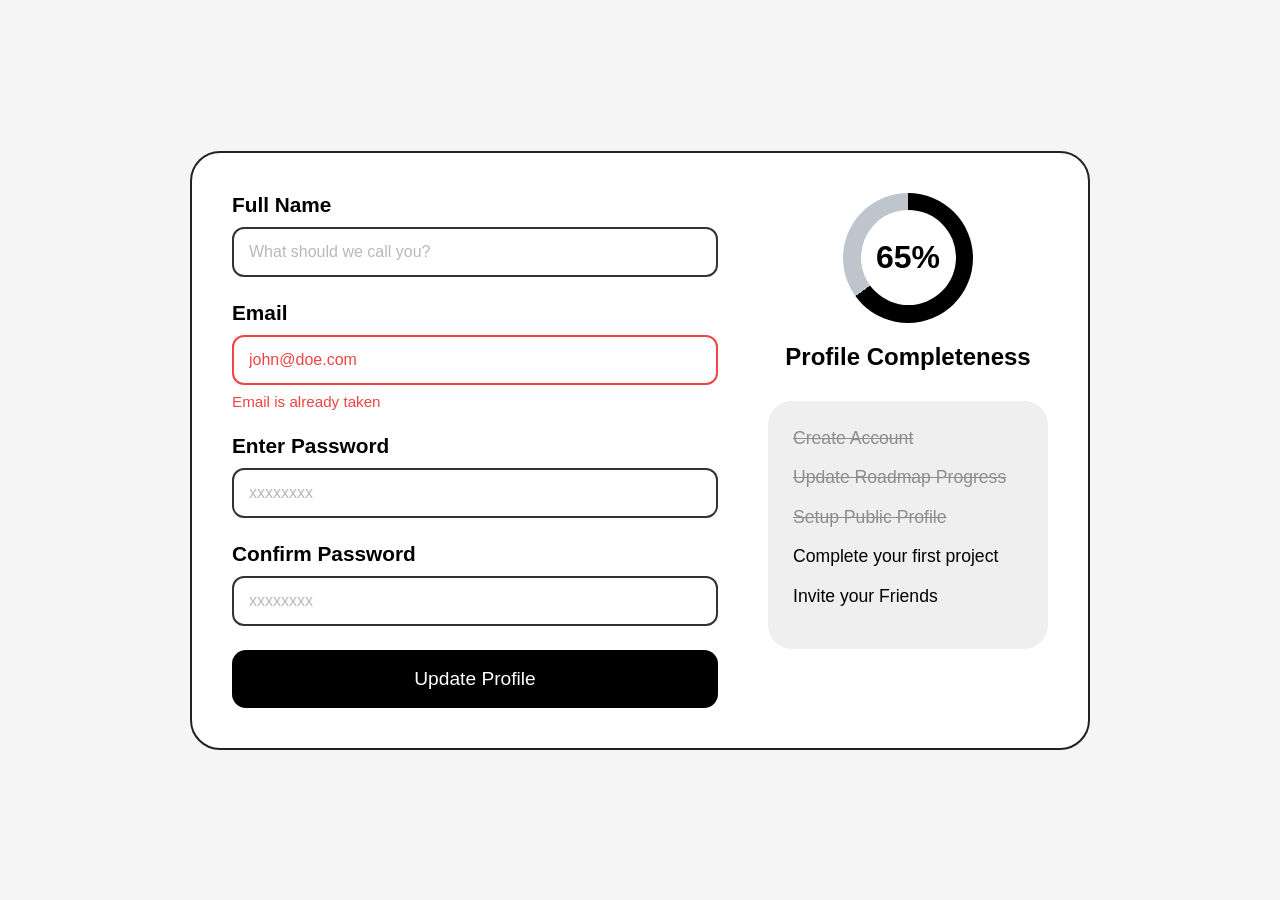
<file: Accessible Form UI/index.html>
<!DOCTYPE html>
<html lang="en">
<head>
    <meta charset="UTF-8">
    <meta name="viewport" content="width=device-width, initial-scale=1.0">
    <title>Profile Completion Form</title>
    <link rel="stylesheet" href="style.css">
</head>
<body>

<div class="container">

    <!-- Left Side -->
    <div class="form-section">

        <div class="form-group">
            <label for="fullname">Full Name</label>
            <input type="text" id="fullname" placeholder="What should we call you?" aria-required="true">
        </div>

        <div class="form-group">
            <label for="email">Email</label>

            <input type="email" id="email" value="john@doe.com" aria-invalid="true" aria-describedby="email-error">

            <p id="email-error" class="error-msg">
                Email is already taken
            </p>
        </div>

        <div class="form-group">
            <label for="password">Enter Password</label>

            <div class="password-wrapper">
                <input
                    type="password"
                    id="password"
                    placeholder="xxxxxxxx"
                    aria-required="true">
            </div>
        </div>

        <div class="form-group">
            <label for="confirm-password">Confirm Password</label>

            <div class="password-wrapper">
                <input
                    type="password"
                    id="confirm-password"
                    placeholder="xxxxxxxx"
                    aria-required="true">
            </div>
        </div>

        <button class="submit-btn">
            Update Profile
        </button>

    </div>

    <!-- Right Side -->
    <div class="info-section">

        <div class="progress-wrapper">

            <div class="progress-circle">
                <span>65%</span>
            </div>

            <h3>Profile Completeness</h3>

        </div>

        <div class="checklist">

            <p class="completed">
                Create Account
            </p>

            <p class="completed">
                Update Roadmap Progress
            </p>

            <p class="completed">
                Setup Public Profile
            </p>

            <p>
                Complete your first project
            </p>

            <p>
                Invite your Friends
            </p>

        </div>

    </div>

</div>

</body>
</html>
</file>
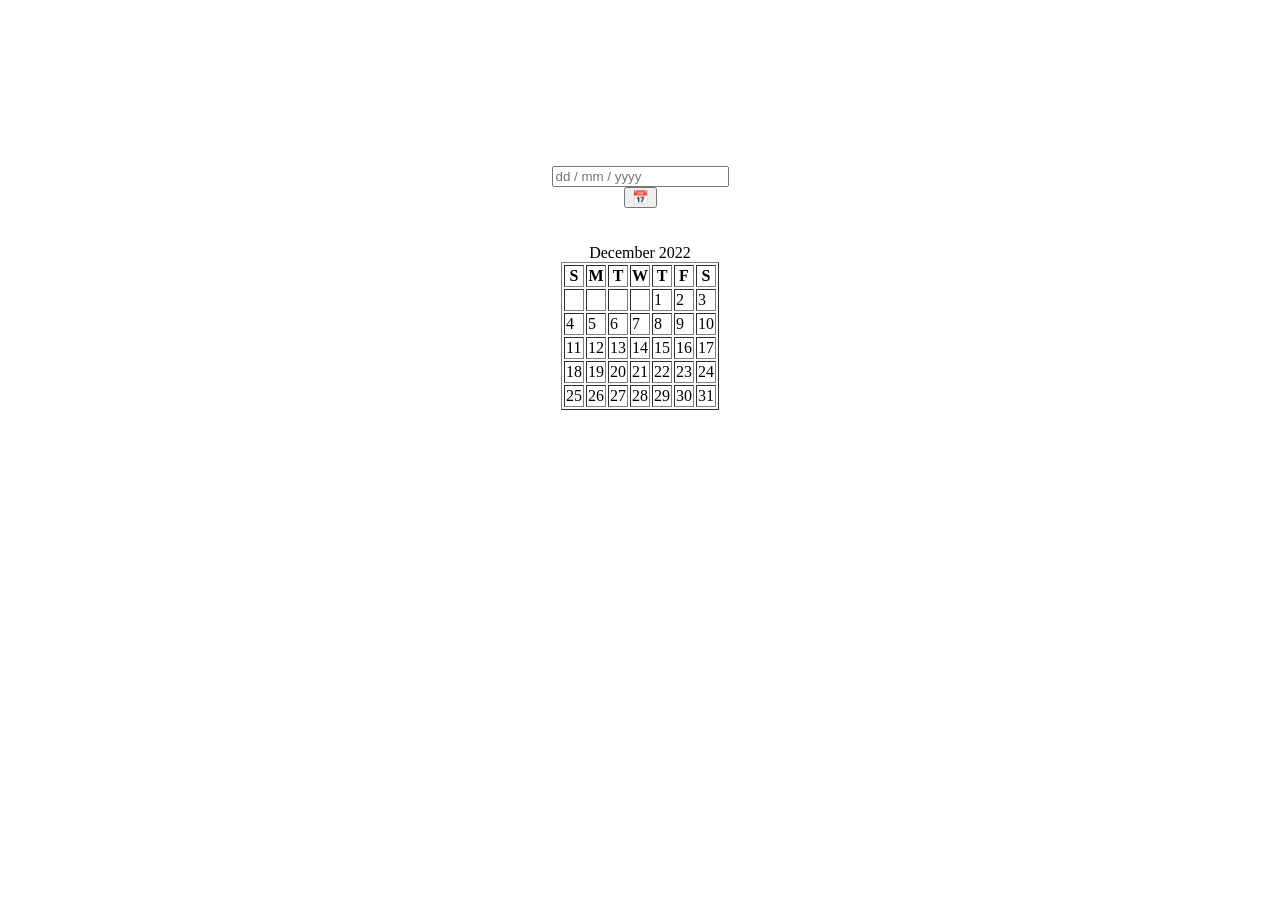
<file: Datepicker UI/index.html>
<!DOCTYPE html>
<html lang="en">
<head>
<meta charset="UTF-8">
<title>Date Picker UI</title>
<link rel="stylesheet" href="style.css">
</head>
<body>

  <input type="text" placeholder="dd / mm / yyyy">
  <button type="button">&#128197;</button>

  <br><br>

  <table border="1">
    <caption>December 2022</caption>
    <thead>
      <tr>
        <th>S</th><th>M</th><th>T</th><th>W</th><th>T</th><th>F</th><th>S</th>
      </tr>
    </thead>
    <tbody>
      <tr>
        <td></td><td></td><td></td><td></td><td>1</td><td>2</td><td>3</td>
      </tr>
      <tr>
        <td>4</td><td>5</td><td>6</td><td>7</td><td>8</td><td>9</td><td>10</td>
      </tr>
      <tr>
        <td>11</td><td>12</td><td>13</td><td>14</td><td>15</td><td>16</td><td>17</td>
      </tr>
      <tr>
        <td>18</td><td>19</td><td>20</td><td>21</td><td>22</td><td>23</td><td>24</td>
      </tr>
      <tr>
        <td>25</td><td>26</td><td>27</td><td>28</td><td>29</td><td>30</td><td>31</td>
      </tr>
    </tbody>
  </table>

</body>
</html>
</file>
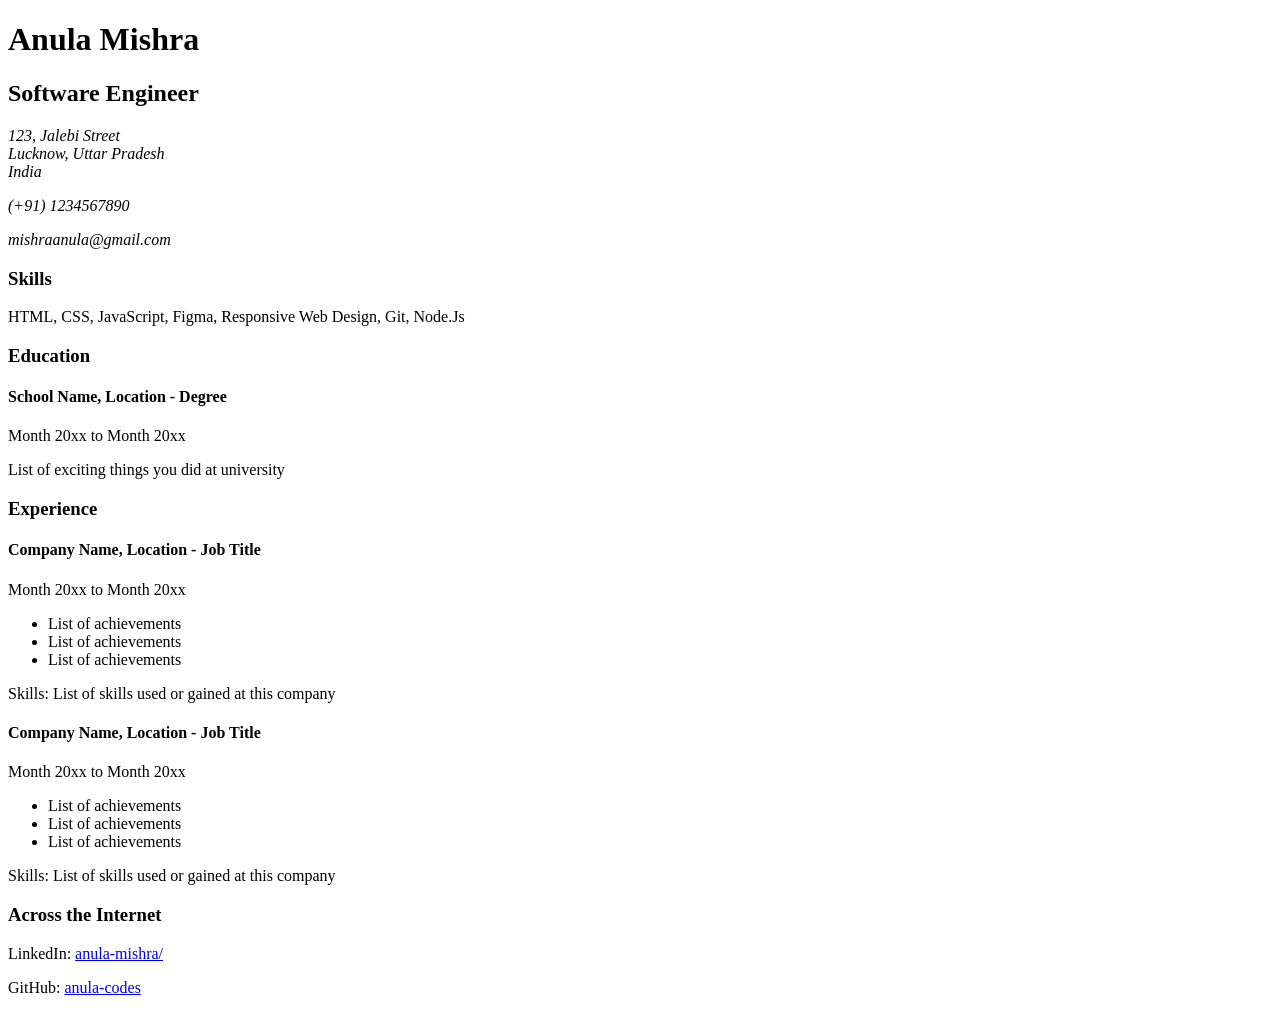
<file: Single page CV/index.html>
<!DOCTYPE html>
<html lang="en">
<head>
    <meta charset="UTF-8">
    <meta name="viewport" content="width=device-width, initial-scale=1.0">
    <title>Single page cv</title>
    <link rel="icon" href="./jalebi-icon-svg-download-png-5304027.webp" type="image/x-icon" />
</head>
<body>
    <header>
        <h1>Anula Mishra</h1>
        <h2>Software Engineer</h2>
        <div class = "info">
            <address>
                123, Jalebi Street<br>
                Lucknow, Uttar Pradesh<br>
                India <br>
                <p>(+91) 1234567890</p>
                <p>mishraanula@gmail.com</p>
            </address>
        </div>
    </header>
    <main>
        <section class = "skills">
            <h3>Skills</h3>
            <p>HTML, CSS, JavaScript, Figma, Responsive Web Design, Git, Node.Js</p>
        </section>

        <Section class = "education">
            <h3>Education</h3>
            <h4>School Name, Location - Degree</h4>
            <p>Month 20xx to Month 20xx</p>
            <p>List of exciting things you did at university</p>
        </Section>

        <section class = "experience">
            <h3>Experience</h3>
            <h4>Company Name, Location - Job Title</h4>
            <p>Month 20xx to Month 20xx</p>
            <ul>
                <li>List of achievements</li>
                <li>List of achievements</li>
                <li>List of achievements</li>
            </ul>
            <p>Skills: List of skills used or gained at this company</p>
<!-- ----------------------------------------------------------------------------- -->
            <h4>Company Name, Location - Job Title</h4>
            <p>Month 20xx to Month 20xx</p>
            <ul>
                <li>List of achievements</li>
                <li>List of achievements</li>
                <li>List of achievements</li>
            </ul>
            <p>Skills: List of skills used or gained at this company</p>
        </section>
        <section class = "across the internet">
            <h3>Across the Internet</h3>
            <p>LinkedIn: <a href="https://www.linkedin.com/in/anula-mishra-123456789/">anula-mishra/</a></p>
            <p>GitHub: <a href="https://github.com/anula-codes">anula-codes</a></p>
        </section>
    </main>
</body>
</html>
</file>
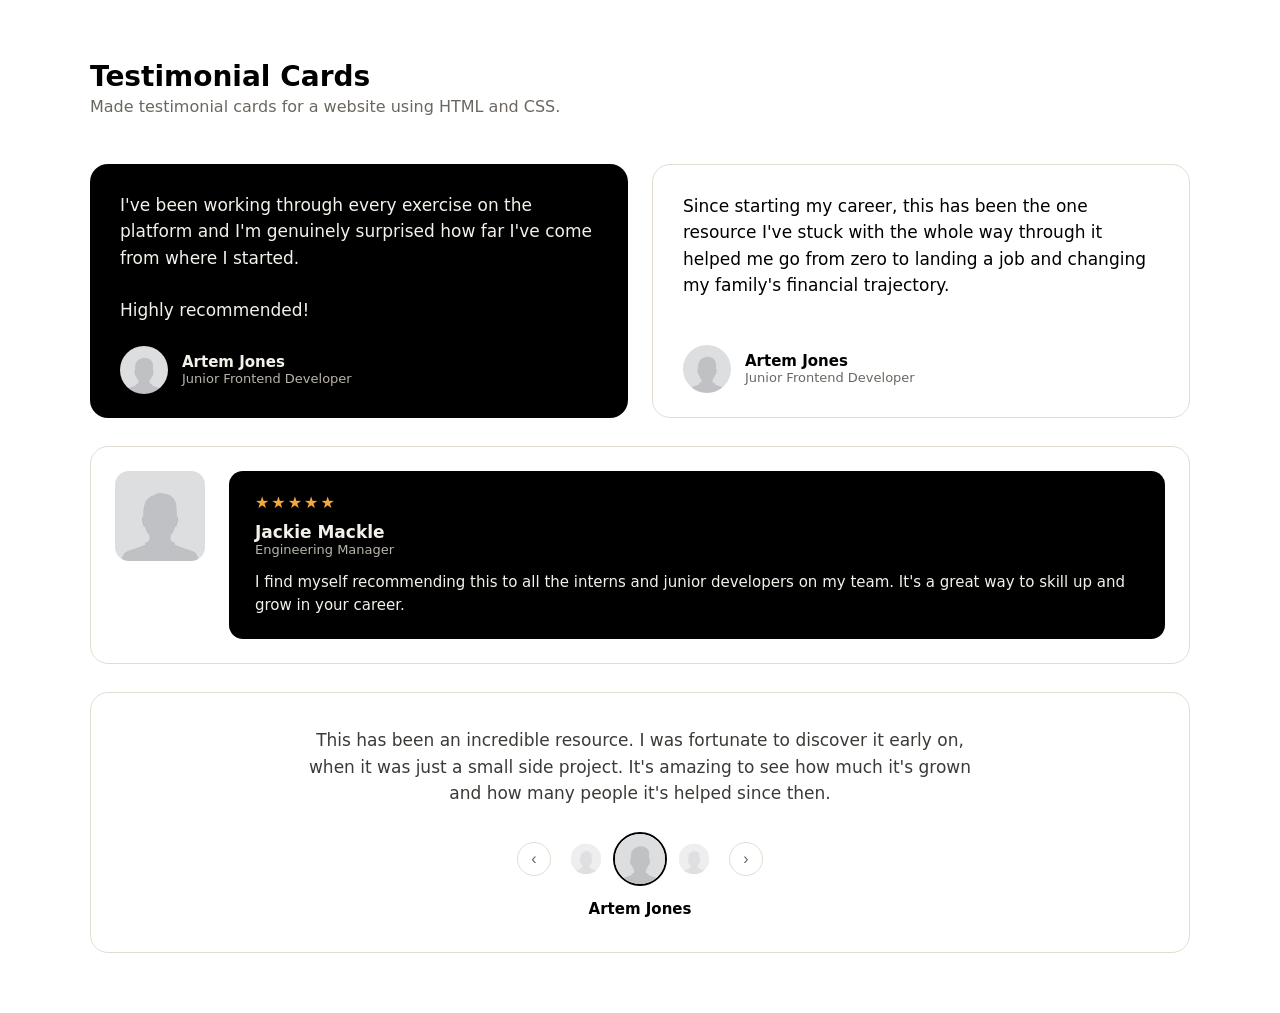
<file: Testimonial Cards/index.html>
<!DOCTYPE html>
<html lang="en">
<head>
<meta charset="UTF-8">
<title>Testimonials</title>
<link rel="stylesheet" href="styles.css">
</head>
<body>

<div class="wrap">
  <div>
    <h1>Testimonial Cards</h1>
    <p class="sub">Made testimonial cards for a website using HTML and CSS.</p>
  </div>

  <div class="row-two">
    <div class="card dark">
      <p class="quote">I've been working through every exercise on the platform and I'm genuinely surprised how far I've come from where I started.<br><br>Highly recommended!</p>
      <div class="person">
        <div class="avatar">
  <img src="./pho.webp" alt="Artem Jones">
</div>
        <div>
          <div class="name">Artem Jones</div>
          <div class="role">Junior Frontend Developer</div>
        </div>
      </div>
    </div>

    <div class="card light">
      <p class="quote">Since starting my career, this has been the one resource I've stuck with the whole way through it helped me go from zero to landing a job and changing my family's financial trajectory.</p>
      <div class="person">
        <div class="avatar">
  <img src="./pho.webp" alt="Artem Jones">
</div>
        <div>
          <div class="name">Artem Jones</div>
          <div class="role">Junior Frontend Developer</div>
        </div>
      </div>
    </div>
  </div>

  <div class="review-card">
    <div class="avatar big">
  <img src="./pho.webp" alt="Jackie Mackle">
</div>
    <div class="panel">
      <div class="stars">★★★★★</div>
      <div class="name">Jackie Mackle</div>
      <div class="role">Engineering Manager</div>
      <p class="quote">I find myself recommending this to all the interns and junior developers on my team. It's a great way to skill up and grow in your career.</p>
    </div>
  </div>

  <div class="carousel">
    <p class="quote">This has been an incredible resource. I was fortunate to discover it early on, when it was just a small side project. It's amazing to see how much it's grown and how many people it's helped since then.</p>
    <div class="nav">
      <button class="arrow" onclick="shift(-1)">&#8249;</button>
      <div class="avatars" id="avatars">
        <div class="avatar" data-name="Riya Sharma">
  <img src="./pho.webp" alt="Riya Sharma">
</div>
        <div class="avatar active" data-name="Artem Jones">
  <img src="./pho.webp" alt="Artem Jones">
</div>
        <div class="avatar" data-name="Tom Becker">
  <img src="./pho.webp" alt="Tom Becker">
</div>
      </div>
      <button class="arrow" onclick="shift(1)">&#8250;</button>
    </div>
    <div class="name" id="carouselName">Artem Jones</div>
  </div>
</div>

<script>
  const avatars = document.querySelectorAll('#avatars .avatar');
  const nameEl = document.getElementById('carouselName');
  let active = 1;
  function render(){
    avatars.forEach((a,i)=>a.classList.toggle('active', i===active));
    nameEl.textContent = avatars[active].dataset.name;
  }
  function shift(dir){
    active = (active + dir + avatars.length) % avatars.length;
    render();
  }
</script>

</body>
</html>
</file>
<file: Accessible Form UI/style.css>
*{
    margin:0;
    padding:0;
    box-sizing:border-box;
    font-family:Arial, Helvetica, sans-serif;
}

body{
    min-height:100vh;
    display:flex;
    justify-content:center;
    align-items:center;
    background:#f5f5f5;
    padding:20px;
}

.container{
    width:900px;
    max-width:100%;
    background:#fff;
    border:2px solid #222;
    border-radius:30px;
    padding:40px;
    display:flex;
    gap:50px;
}

.form-section{
    flex:1;
}

.form-group{
    margin-bottom:24px;
}

label{
    display:block;
    font-size:1.3rem;
    font-weight:600;
    margin-bottom:10px;
}

input{
    width:100%;
    height:50px;
    border:2px solid #333;
    border-radius:12px;
    padding:0 15px;
    font-size:1rem;
}

input::placeholder{
    color:#b9b9b9;
}

input:focus{
    outline:none;
    border-color:#000;
    box-shadow:0 0 0 3px rgba(0,0,0,0.15);
}

input[aria-invalid="true"]{
    border-color:#ef4444;
    color:#ef4444;
}

.error-msg{
    color:#ef4444;
    margin-top:8px;
    font-size:0.95rem;
}

.password-wrapper{
    position:relative;
}

.password-wrapper input{
    padding-right:55px;
}

.eye-btn{
    position:absolute;
    right:12px;
    top:50%;
    transform:translateY(-50%);
    border:none;
    background:none;
    cursor:pointer;
    font-size:1.2rem;
}

.eye-btn:focus{
    outline:2px solid #000;
    border-radius:6px;
}

.submit-btn{
    width:100%;
    height:58px;
    background:#000;
    color:#fff;
    border:none;
    border-radius:14px;
    font-size:1.2rem;
    cursor:pointer;
    transition:.3s;
}

.submit-btn:hover{
    opacity:.9;
}

.info-section{
    width:280px;
    display:flex;
    flex-direction:column;
    align-items:center;
}

.progress-wrapper{
    text-align:center;
}

.progress-circle{
    width:130px;
    height:130px;
    border-radius:50%;

    background:
    conic-gradient(
        #000 0deg 234deg,
        #bfc5cc 234deg 360deg
    );

    display:flex;
    align-items:center;
    justify-content:center;
    margin:auto;
    position:relative;
}

.progress-circle::before{
    content:"";
    position:absolute;
    width:95px;
    height:95px;
    background:#fff;
    border-radius:50%;
}

.progress-circle span{
    position:relative;
    z-index:1;
    font-size:2rem;
    font-weight:700;
}

.progress-wrapper h3{
    margin-top:20px;
    font-size:1.5rem;
}

.checklist{
    margin-top:30px;
    width:100%;
    background:#efefef;
    border-radius:24px;
    padding:25px;
}

.checklist p{
    font-size:1.1rem;
    margin-bottom:15px;
    line-height:1.4;
}

.completed{
    color:#8d8d8d;
    text-decoration:line-through;
}

@media (max-width:768px){

    .container{
        flex-direction:column;
    }

    .info-section{
        width:100%;
    }
}
</file>
<file: Datepicker UI/style.css>
html, body {
  height: 80%;
  margin: 0;
}

body {
  display: flex;
  flex-direction: column;
  align-items: center;
  justify-content: center;
}
</file>
<file: Testimonial Cards/styles.css>
:root{
  --bg:#ffffff;
  --ink:#000000;
  --dark-card:#000000;
  --card-border:#e3ddd1;
  --muted:#6b6660;
  --star:#f0a93a;
}
*{box-sizing:border-box;}
body{
  margin:0;
  padding:60px 24px;
  background:var(--bg);
  font-family:"Segoe UI",system-ui,-apple-system,Arial,sans-serif;
  color:var(--ink);
}
.wrap{
  max-width:1100px;
  margin:0 auto;
  display:flex;
  flex-direction:column;
  gap:28px;
}
h1{
  font-size:28px;
  margin:0 0 4px;
}
.sub{
  color:var(--muted);
  margin:0 0 20px;
}

/* ---- row of two cards (dark + light) ---- */
.row-two{
  display:grid;
  grid-template-columns:1fr 1fr;
  gap:24px;
}
.card{
  border-radius:18px;
  padding:28px 30px 24px;
  display:flex;
  flex-direction:column;
  justify-content:space-between;
  min-height:230px;
}
.card.dark{
  background:var(--dark-card);
  color:#f4f1ea;
}
.card.light{
  background:#fff;
  border:1px solid var(--card-border);
}
.quote{
  font-size:17px;
  line-height:1.55;
  margin:0 0 22px;
}
.person{
  display:flex;
  align-items:center;
  gap:14px;
}
.avatar{
  width:48px;
  height:48px;
  border-radius:50%;
  flex-shrink:0;
  display:flex;
  align-items:center;
  justify-content:center;
  font-weight:600;
  font-size:16px;
  color:#fff;
  background:linear-gradient(135deg,#7c6cf0,#4b8bf4);
  overflow:hidden;
}
.avatar img{width:100%;height:100%;object-fit:cover;}
.name{font-weight:600;font-size:15px;}
.role{font-size:13px;color:var(--muted);}
.card.dark .role{color:#b9b4a8;}

/* ---- rating card ---- */
.review-card{
  display:flex;
  gap:24px;
  align-items:flex-start;
  background:#fff;
  border:1px solid var(--card-border);
  border-radius:18px;
  padding:24px;
}
.review-card .avatar.big{
  width:90px;
  height:90px;
  border-radius:14px;
  font-size:28px;
}
.panel{
  flex:1;
  background:var(--dark-card);
  color:#f4f1ea;
  border-radius:14px;
  padding:22px 26px;
}
.stars{color:var(--star);font-size:16px;letter-spacing:2px;margin-bottom:10px;}
.panel .name{font-size:17px;}
.panel .role{margin-bottom:14px;color:#b9b4a8;}
.panel .quote{font-size:15px;margin-bottom:0;}

/* ---- carousel card ---- */
.carousel{
  background:#fff;
  border:1px solid var(--card-border);
  border-radius:18px;
  padding:34px 30px;
  text-align:center;
}
.carousel .quote{
  font-size:17px;
  max-width:680px;
  margin:0 auto 26px;
  color:#3c3a36;
}
.nav{
  display:flex;
  align-items:center;
  justify-content:center;
  gap:18px;
}
.arrow{
  width:34px;height:34px;
  border-radius:50%;
  border:1px solid var(--card-border);
  background:#fff;
  cursor:pointer;
  font-size:16px;
  display:flex;align-items:center;justify-content:center;
  color:var(--muted);
}
.arrow:hover{background:var(--bg);}
.avatars{display:flex;align-items:center;gap:10px;}
.avatars .avatar{
  width:34px;height:34px;font-size:13px;
  opacity:.5;
  transform:scale(.9);
  transition:.2s;
}
.avatars .avatar.active{
  width:54px;height:54px;font-size:18px;
  opacity:1;
  transform:scale(1);
  border:2px solid var(--ink);
}
.carousel .name{margin-top:14px;}

@media (max-width:720px){
  .row-two{grid-template-columns:1fr;}
  .review-card{flex-direction:column;}
  .review-card .avatar.big{width:64px;height:64px;font-size:20px;}
}
</file>
